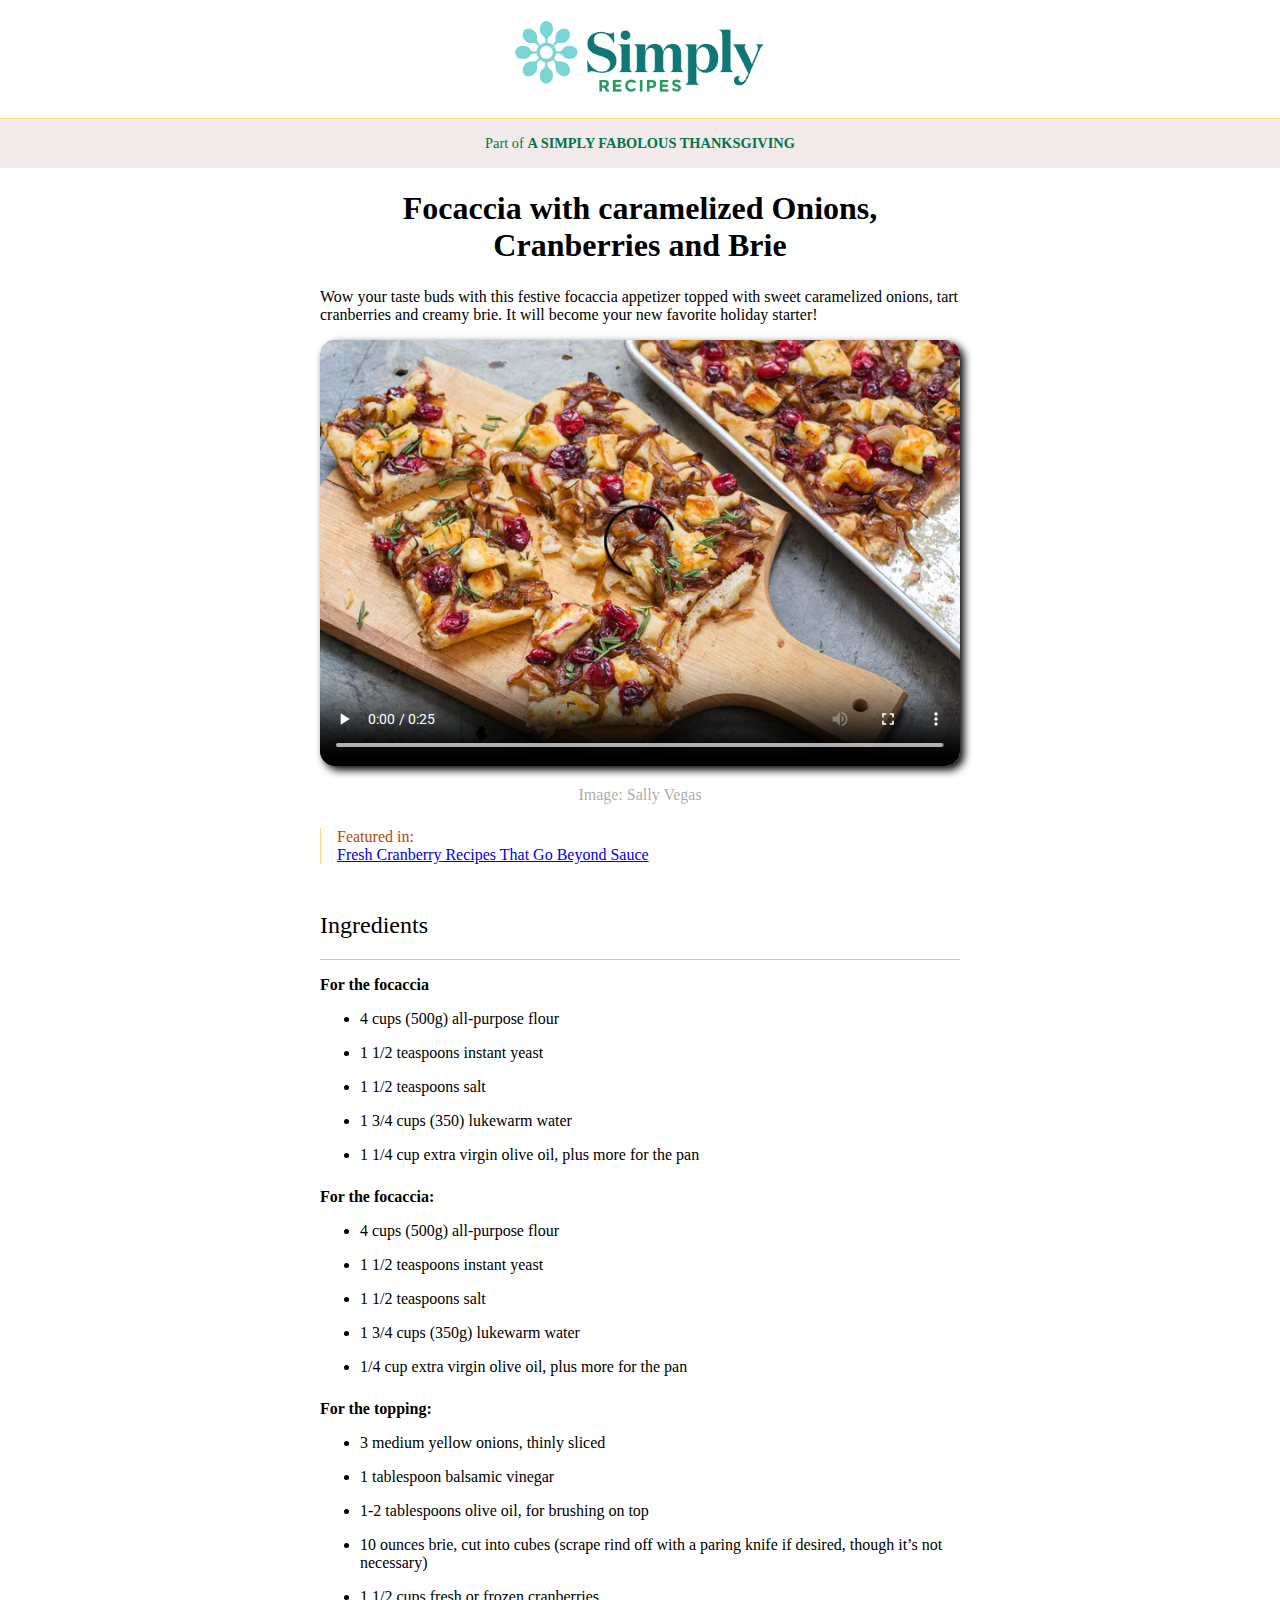
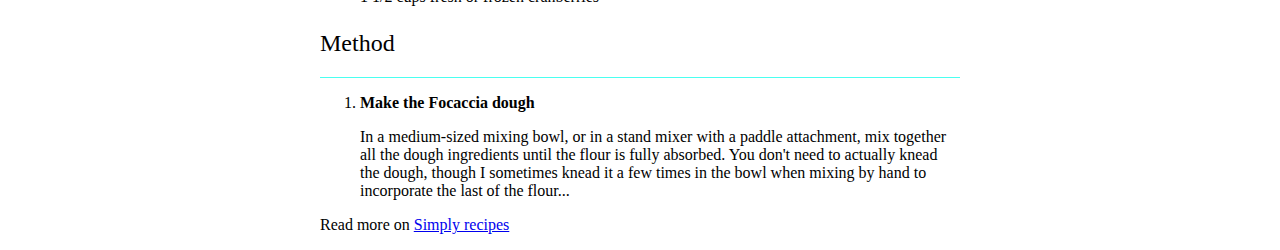
<file: Esercizi-Epicode/Unit1/Week1/Day3/index.html>
<!DOCTYPE html>
<html lang="it">

<head>
    <meta charset="UTF-8">
    <meta name="viewport" content="width=device-width, initial-scale=1.0">
    <link rel="stylesheet" href="./style.css">
    <title>Focaccia Recipe</title>
</head>

<body>
    <header>
        <img id="logo" src="./assets/Img/logo.png" />
        <nav><span> Part of  <strong>A SIMPLY FABOLOUS THANKSGIVING</strong></span>

        </nav>

    </header>
    <article class="content">
        <h1>Focaccia with caramelized Onions, Cranberries and Brie</h1>
        <p>
            Wow your taste buds with this festive focaccia appetizer topped with sweet caramelized onions, tart
            cranberries and creamy brie. It will become your new favorite holiday starter!
        </p>
        <video controls poster="./assets/Img/focaccia.png">
            <source src="./assets/Video/brotsky-bakery.mp4" type="video/mp4">

        </video>
        <span id="autore">Image: Sally Vegas</span>
        <div id="featured">
            <span>Featured in:</span>
            <a href="#">Fresh Cranberry Recipes That Go Beyond Sauce</a>
        </div>
        <section class="ingredients">
            <div class="header-section">
                <h2>
                    Ingredients
                </h2>

            </div>
            <p>For the focaccia</p>
            <ul>
                <li>4 cups (500g) all-purpose flour</li>
                <li>1 1/2 teaspoons instant yeast</li>
                <li>1 1/2 teaspoons salt</li>
                <li>1 3/4 cups (350) lukewarm water</li>
                <li>1 1/4 cup extra virgin olive oil, plus more for the pan</li>
            </ul>
            <p>For the focaccia:</p>
        <ul>
          <li>4 cups (500g) all-purpose flour</li>
          <li>1 1/2 teaspoons instant yeast</li>
          <li>1 1/2 teaspoons salt</li>
          <li>1 3/4 cups (350g) lukewarm water</li>
          <li>1/4 cup extra virgin olive oil, plus more for the pan</li>
        </ul>
        <p>For the topping:</p>
        <ul>
          <li>3 medium yellow onions, thinly sliced</li>
          <li>1 tablespoon balsamic vinegar</li>
          <li>1-2 tablespoons olive oil, for brushing on top</li>
          <li>
            10 ounces brie, cut into cubes (scrape rind off with a paring knife
            if desired, though it’s not necessary)
          </li>
          <li>1 1/2 cups fresh or frozen cranberries</li>
        </ul>
      </section>
      <section>
        <div class="header-section">
            <h2>Method</h2>
        </div>
        <ol>
            <li>
                <p>Make the Focaccia dough</p>
                <p>In a medium-sized mixing bowl, or in a stand mixer with a paddle
                    attachment, mix together all the dough ingredients until the flour
                    is fully absorbed. You don't need to actually knead the dough,
                    though I sometimes knead it a few times in the bowl when mixing by
                    hand to incorporate the last of the flour...</p>
            </li>
        </ol>
        <p>Read more on
            <a id="link" href="https://www.simplyrecipes.com/recipes/focaccia_with_caramelized_onions_cranberries_and_brie/">Simply recipes</a>
        </p>
      </section>

        

    </article>
</body>

</html>
</file>
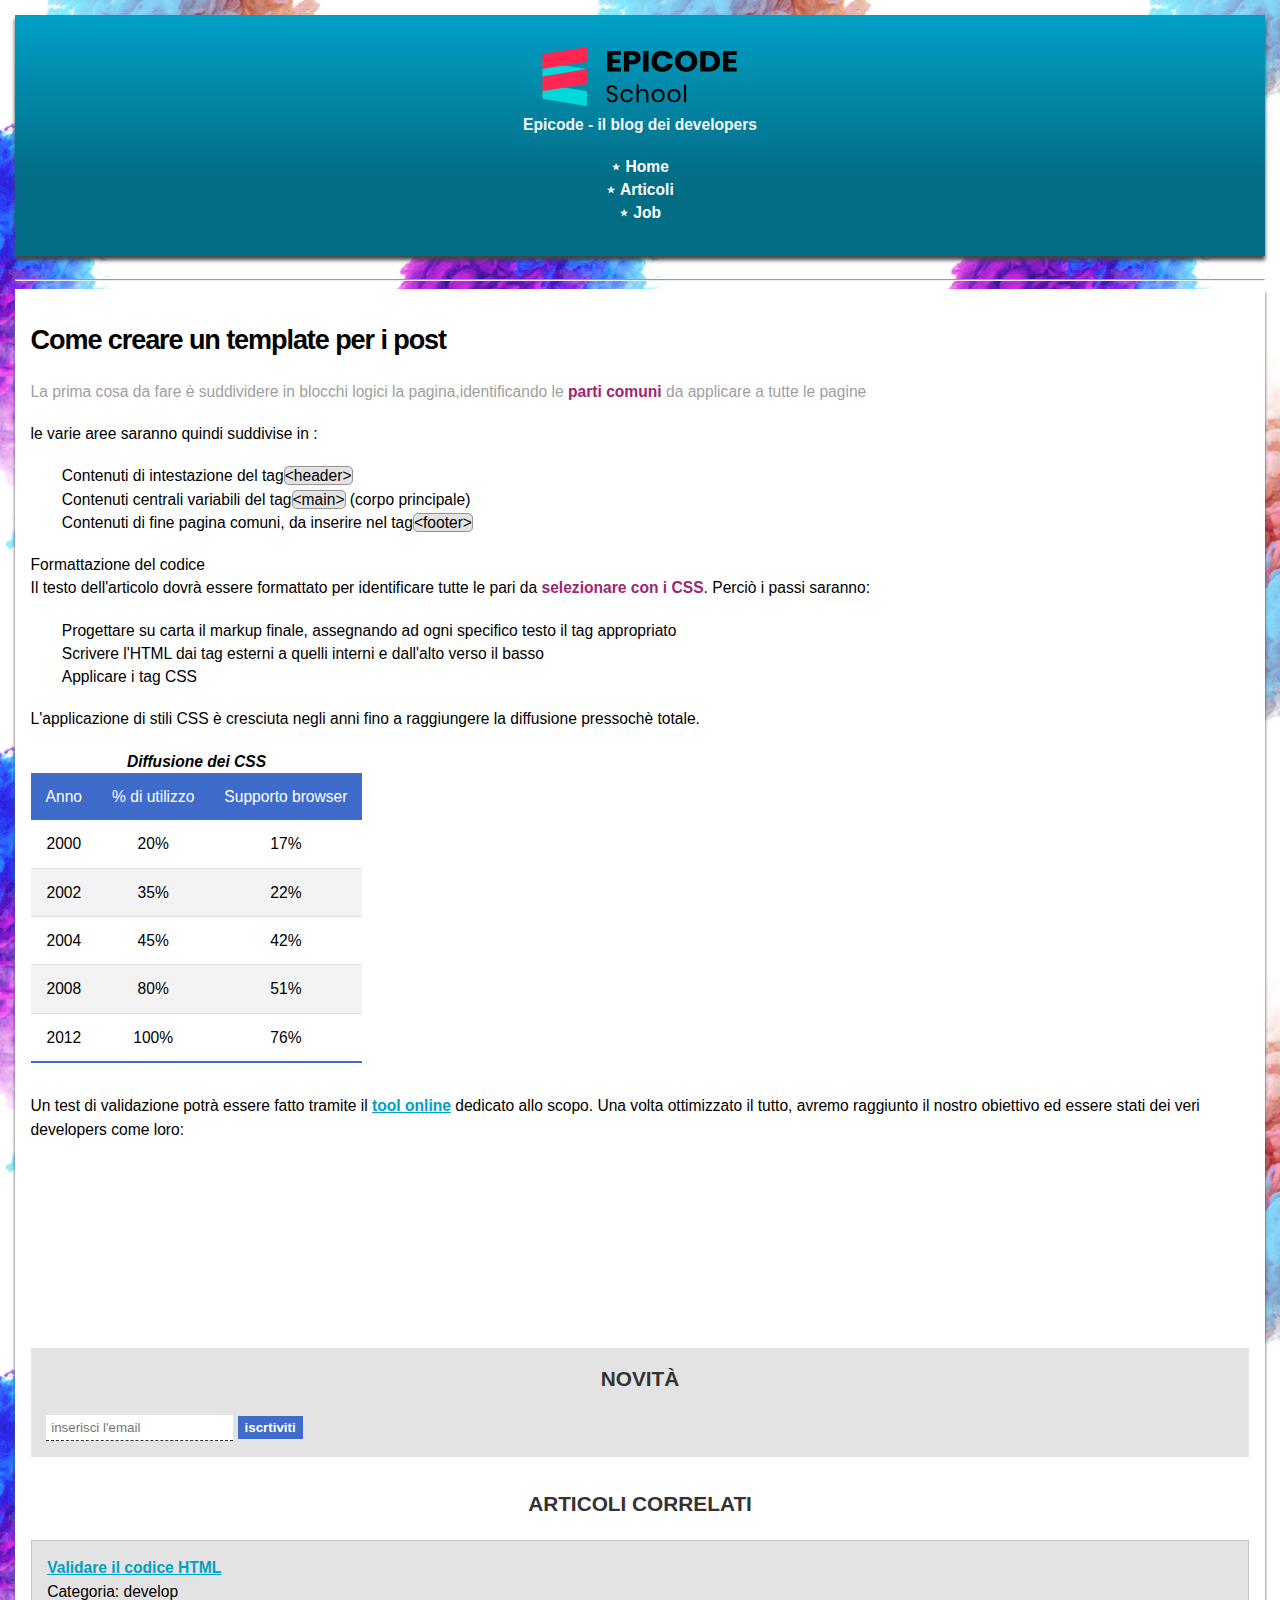
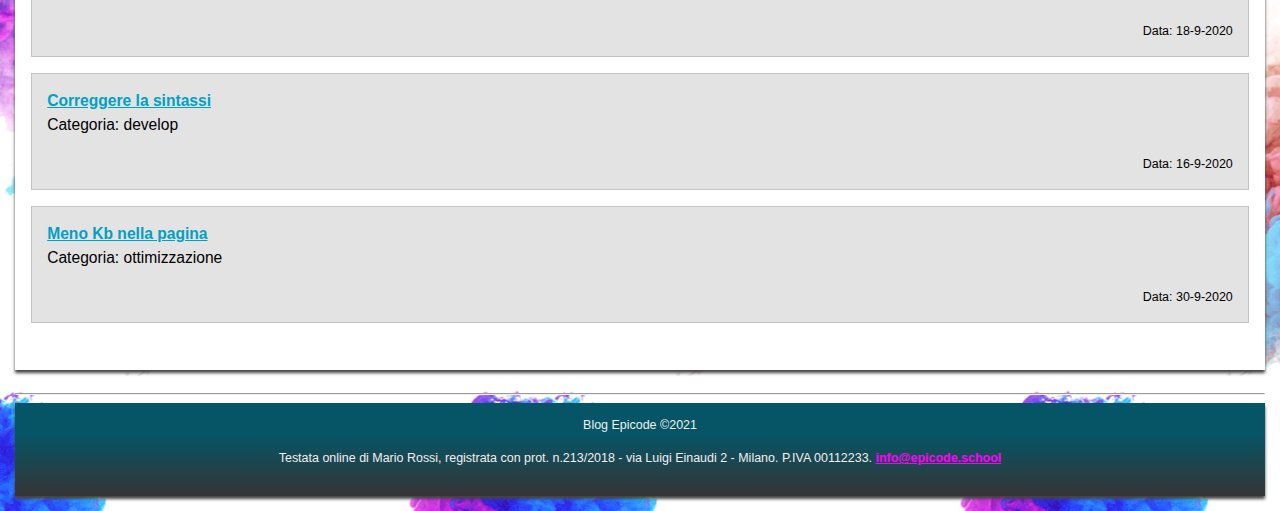
<file: Esercizi-Epicode/Unit1/Week1/Day4/index.html>
<!DOCTYPE html>
<html lang="it">
  <head>
    <meta charset="UTF-8" />
    <meta http-equiv="X-UA-Compatible" content="IE=edge" />
    <meta name="viewport" content="width=device-width, initial-scale=1.0" />
    <title>Sviluppo di una pagina web - Blog Epicode</title>
    <link href="https://fonts.googleapis.com/css2?family=Poppins&display=swap>"
    rel="stylesheet"
    />
    <link rel="font-awesome" href="./assets/css/font-awesome.css"/>
    <link rel="stylesheet" href="./assets/css/reset.css"/>
    <link rel="stylesheet" href="./assets/css/style.css"/>

  </head>

  <body>
    <header>
      <div>
        <img src="./assets/img/logo.svg"
        alt="Logo Epicode"
        width="250"
        height="60"
        />
        <p>Epicode - il blog dei developers</p>
      </div>
      <nav>
        <ul>
          <li> <a href="javascript:void(0)" title="Home Page"> Home</a> </li>
          <li>
            <a href="javascript:void(0)" title="Elenco degli articoli tecnici pubblicati">  Articoli</a>
          </li>
          <li>
            <a href="javascript:void(0)"title="Candidati inviando un tuo cv">Job</a>
          </li>
        </ul>
      </nav>
    </header>
    <hr />
    <main>
      <article>
        <h1>Come creare un template per i post</h1>
        <p>
          La prima cosa da fare è suddividere in blocchi logici la pagina,identificando le <strong> parti comuni</strong>
          da applicare a tutte le pagine
        
        </p>
        <p>le varie aree saranno quindi suddivise in :</p>
        <ul>
          <li>Contenuti di intestazione del tag<code>&lt;header&gt;</code> </li>
          <li>Contenuti centrali variabili del tag<code>&lt;main&gt;</code> (corpo principale)</li>
          <li>Contenuti di fine pagina comuni, da inserire nel tag<code>&lt;footer&gt;</code> </li>
        </ul>
        <h2>
        Formattazione del codice
        </h2>
        <p>Il testo dell'articolo dovrà essere formattato per identificare tutte le pari da <strong>selezionare con i CSS</strong>. Perciò i passi saranno:</p>
      <ol>
        <li>Progettare su carta il markup finale, assegnando ad ogni specifico testo il tag appropriato</li>
        <li>Scrivere l'HTML dai tag esterni a quelli interni e dall'alto verso il basso</li>
        <li>Applicare i tag CSS</li>
      </ol>
        <p>
          L'applicazione di stili CSS è cresciuta negli anni fino a raggiungere la diffusione pressochè totale.
        </p>
        <table>
          <caption>Diffusione dei CSS</caption>
          <thead>
            <tr>
              <th>Anno</th>
              <th>% di utilizzo</th>
              <th>Supporto browser</th>
            </tr>
          </thead>
          <tbody>
            <tr>
              <td>2000</td>
              <td>20&percnt;</td>
              <td>17&percnt;</td>
            </tr>
            <tr>
              <td>2002</td>
              <td>35&percnt;</td>
              <td>22&percnt;</td>
            </tr>
            <tr>
              <td>2004</td>
              <td>45&percnt;</td>
              <td>42&percnt;</td>
            </tr>
            <tr>
              <td>2008</td>
              <td>80&percnt;</td>
              <td>51&percnt;</td>
            </tr>
            <tr>
              <td>2012</td>
              <td>100&percnt;</td>
              <td>76&percnt;</td>
            </tr>
          </tbody>
        </table>
        <p>Un test di validazione potrà essere fatto tramite il
          <a href="https://jigsaw.w3.org/css-validator/" target="_blank" title="Validatore CSS online">tool online</a>
          dedicato allo scopo. Una volta ottimizzato il tutto, avremo raggiunto il nostro obiettivo ed essere stati dei veri developers come loro:

        </p>
        <iframe
        width="300" height="300" src="https://www.youtube.com/embed/dvOvHXruEDM" title="Youtube video player" allow="accelerometer; autoplay; clipboard-write; encrypted-media; gyroscope; picture-in-picture"
        allowfullscreen></iframe>
        <section>
        <h2>Novità</h2>
        <form method="post" action="javascript:void(0)">
        <fieldset>
          <input placeholder="inserisci l'email"
          type="email"
          name="user_email"
          id="user_email"
          required />
          <button type="submit">iscrtiviti</button>
        </fieldset>
      </form>
        </section>

      
      </article>
      <aside>
        <h2>Articoli correlati</h2>
        <div>
          <a
            href="javascript:void(0)"
            title="Passaggi guidati per validare correttamente tutto il codice sviluppato"
            >Validare il codice HTML</a
          >
          <p><i class="fas fa-tag"></i> Categoria: develop</p>
          <p><i class="fas fa-calendar-alt"></i> Data: 18-9-2020</p>
        </div>

        <div>
          <a
            href="javascript:void(0)"
            title="Passaggi guidati per controllare e correggere tutto il codice sviluppato"
            >Correggere la sintassi</a
          >
          <p><i class="fas fa-tag"></i> Categoria: develop</p>
          <p><i class="fas fa-calendar-alt"></i> Data: 16-9-2020</p>
        </div>

        <div>
          <a
            href="javascript:void(0)"
            title="Consigli ed approcci per ridurre il peso della pagina"
            >Meno Kb nella pagina</a
          >
          <p><i class="fas fa-tag"></i> Categoria: ottimizzazione</p>
          <p><i class="fas fa-calendar-alt"></i> Data: 30-9-2020</p>
        </div>
      </aside>
    </main>

    <hr />

    <footer>
      <p>Blog Epicode &copy;2021</p>
      <address>
        Testata online di Mario Rossi, registrata con prot. n.213/2018 - via
        Luigi Einaudi 2 - Milano. P.IVA 00112233.
        <a
          href="mailto:info@epicode.school"
          title="contattami per informazioni/lavoro/privacy"
          >info@epicode.school</a
        >
      </address>
    </footer>
        

      
    </main>
  </body>
</html>
</file>
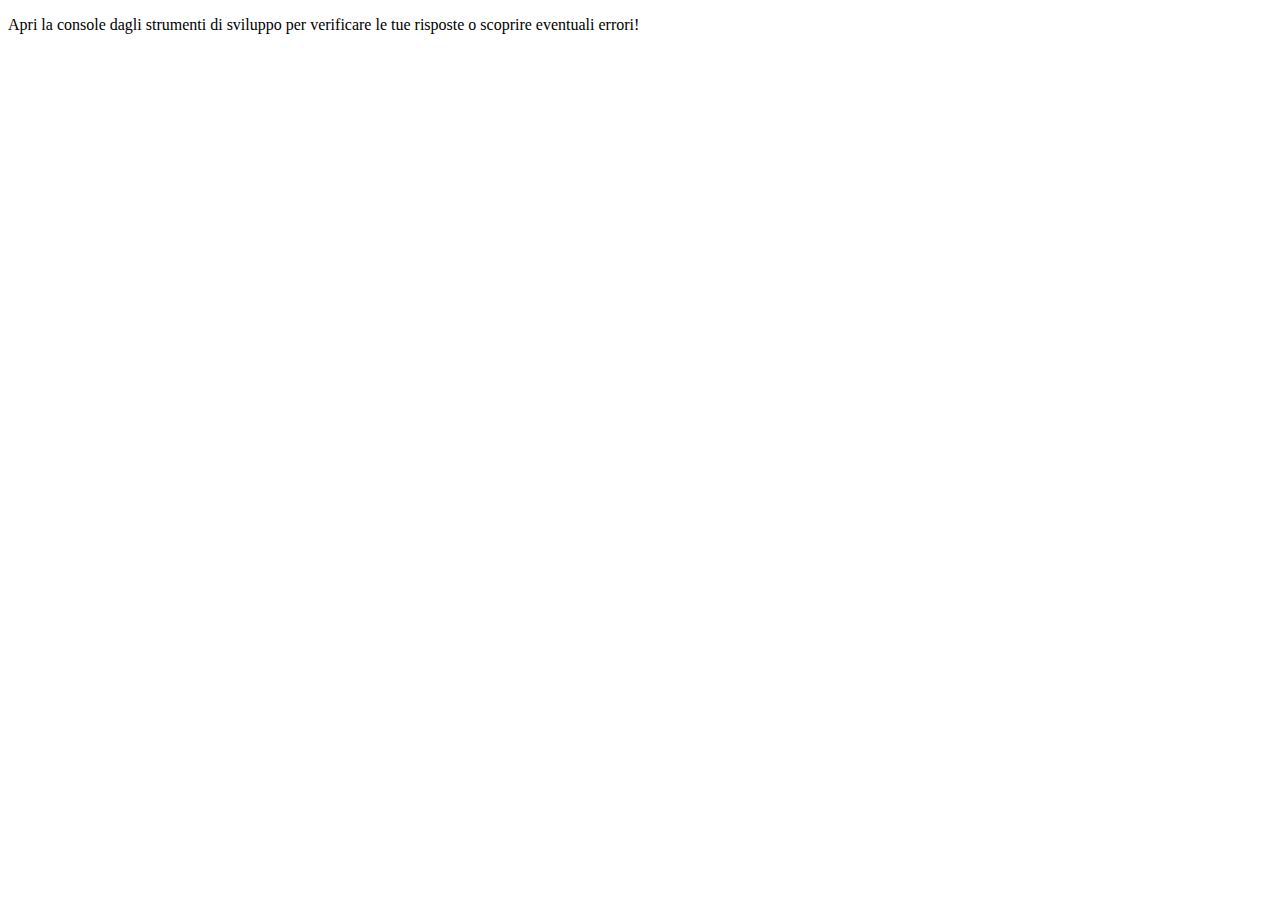
<file: Esercizi-Epicode/Unit1/Week2/Day1/index.html>
<!DOCTYPE html>
<html lang="en">
  <head>
    <meta charset="UTF-8" />
    <meta name="viewport" content="width=device-width, initial-scale=1.0" />
    <title>Esercizi JS</title>
  </head>
  <body>
    <main>
      <p>
        Apri la console dagli strumenti di sviluppo per verificare le tue
        risposte o scoprire eventuali errori!
      </p>
      <p id="showconsole"></p>
    </main>
    <script src="D1.js"></script>
  </body>
</html>
</file>
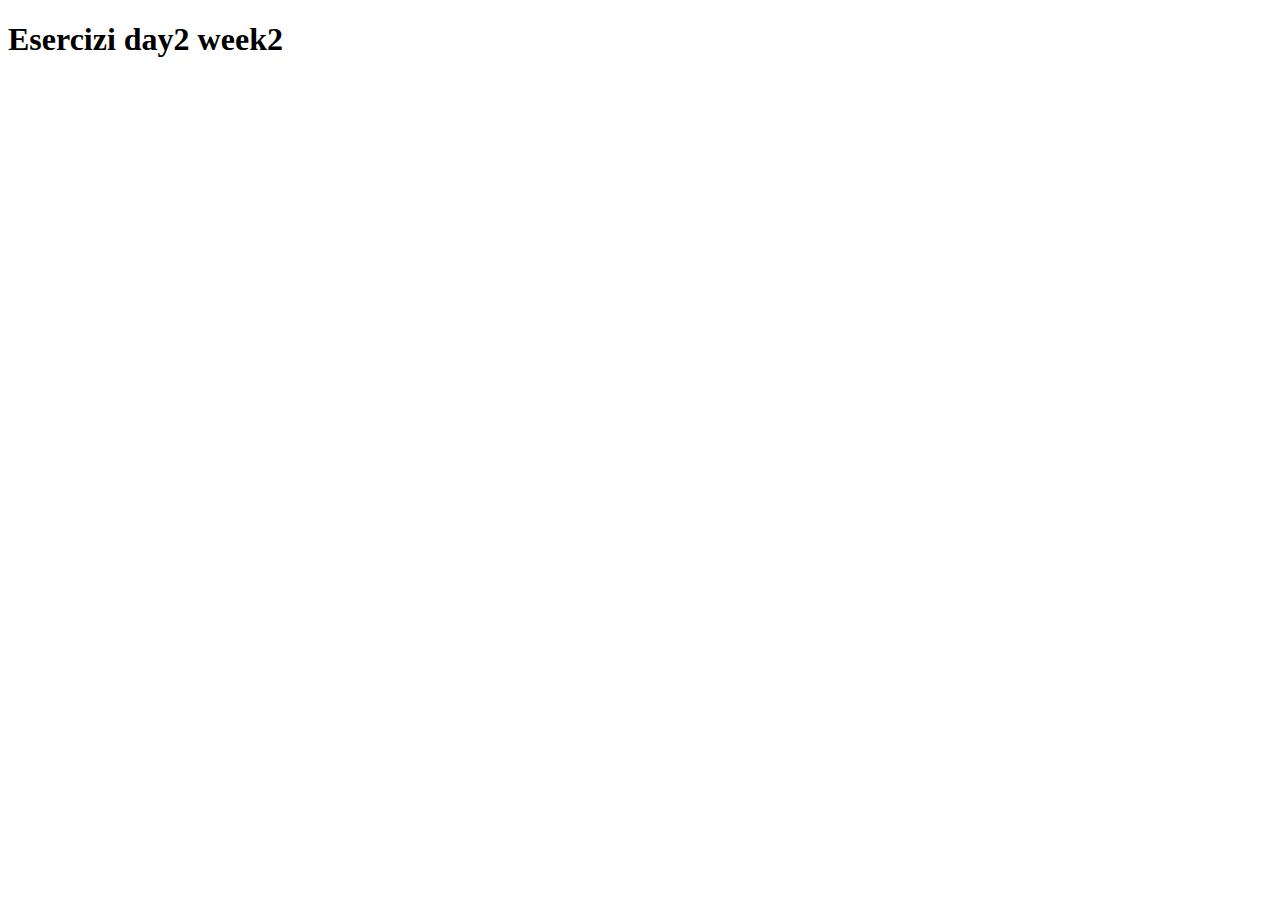
<file: Esercizi-Epicode/Unit1/Week2/Day2/index.html>
<!DOCTYPE html>
<html lang="en">
<head>
    <meta charset="UTF-8">
    <meta name="viewport" content="width=device-width, initial-scale=1.0">
    <title>Esercizi day2 week2</title>
</head>
<body>
    <h1> Esercizi day2 week2</h1>
    <script src="D2.js"></script>
</body>
</html>
</file>
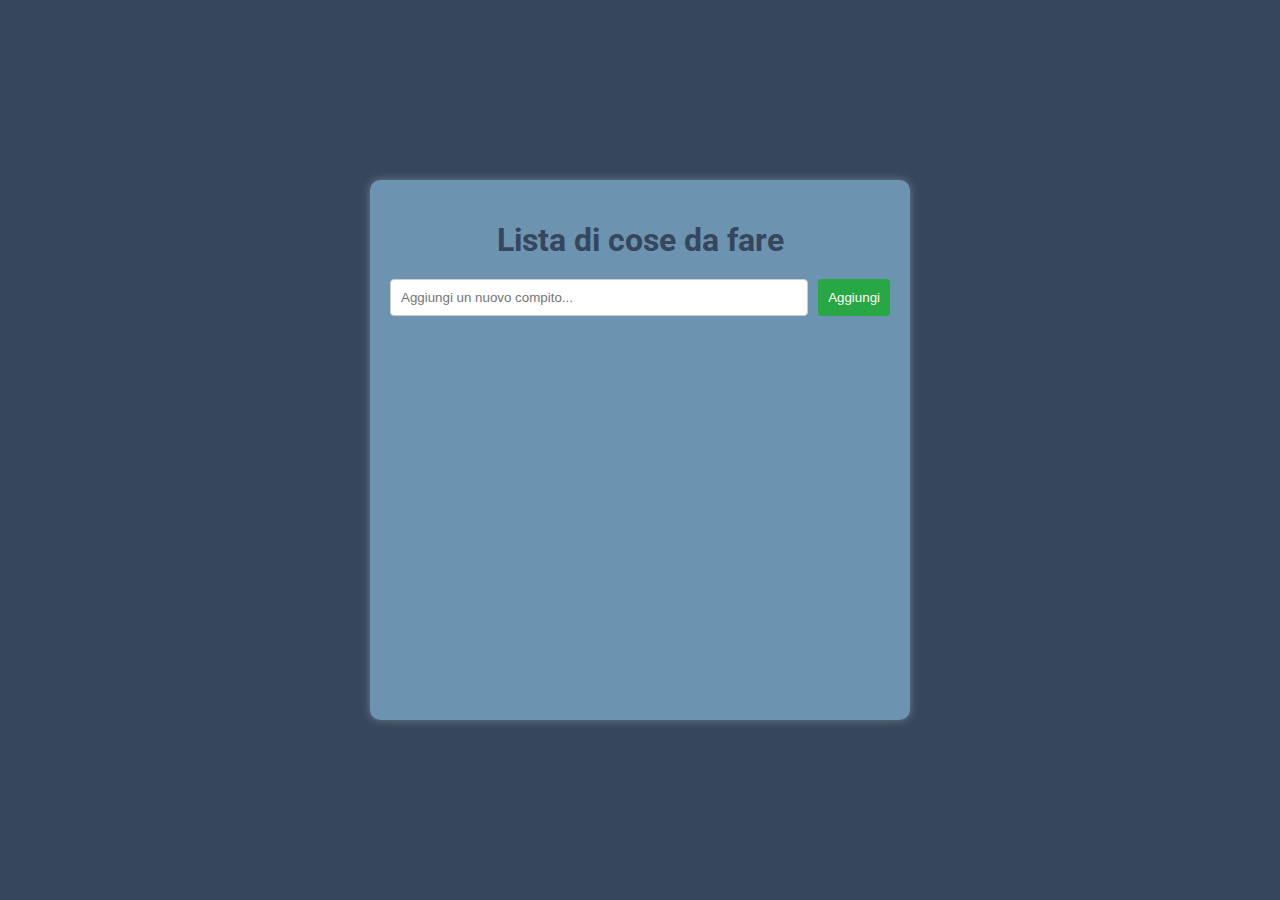
<file: Esercizi-Epicode/Unit1/Week3/Day3/index.html>
<!DOCTYPE html>
<html lang="it">
<head>
    <meta charset="UTF-8">
    <meta name="viewport" content="width=device-width, initial-scale=1.0">
    <title>To-Do List</title>
    <link rel="stylesheet" href="./assets/style.css" />
    <link rel="stylesheet" href="https://fonts.googleapis.com/css2?family=Roboto:wght@400;500;700&display=swap">
</head>
<body>
    <div class="container">
        <h1>Lista di cose da fare</h1>
        <div class="input-group">
            <input type="text" id="new-task" placeholder="Aggiungi un nuovo compito...">
            <button id="add-task-btn">Aggiungi</button>
        </div>
        <ul id="task-list"></ul>
    </div>
    <script src="./assets/script.js"></script>
</body>
</html>
</file>
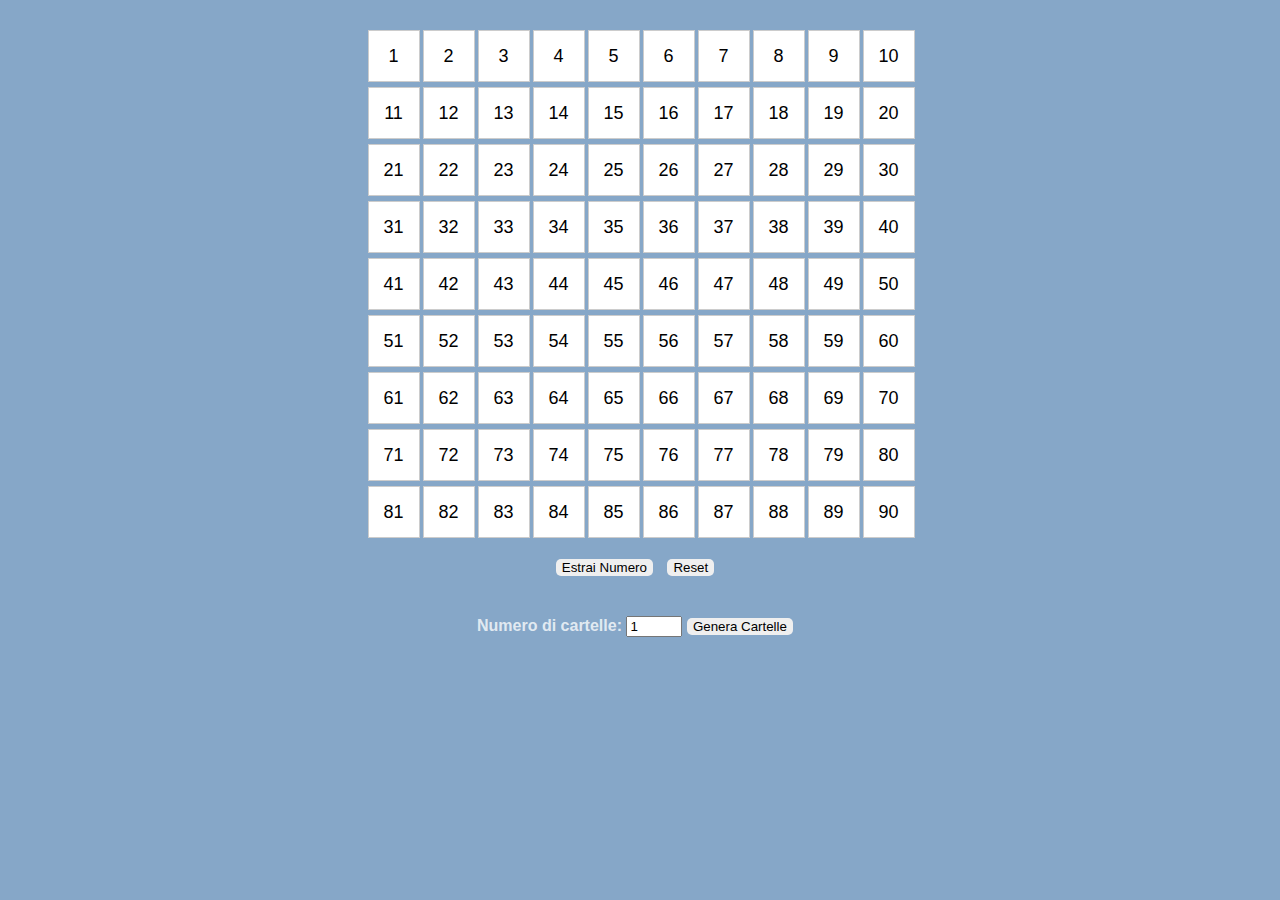
<file: Esercizi-Epicode/Unit1/Week3/Day4/index.html>
<!DOCTYPE html>
<html lang="it">
<head>
    <meta charset="UTF-8">
    <meta name="viewport" content="width=device-width, initial-scale=1.0">
    <title>Tombola</title>
    <link rel="stylesheet" href="./Assets/styles.css">
</head>
<body>
    <div class="container">
        <div id="board" class="board"></div>
        
        <div id="drawn-numbers" class="drawn-numbers"></div>
        <div class="btn-bar">
            <button id="draw-button" >Estrai Numero</button>
            <button id="reset-button" >Reset</button>
        </div>
        
        <div class="player-section">
        
            <label for="num-cards">Numero di cartelle:</label>
            <input type="number" id="num-cards" min="1" max="10" value="1">
            <button id="generate-cards-button">Genera Cartelle</button>
            <div id="player-cards" class="player-cards">
                
            </div>
        </div>
    </div>
    <script src="./Assets/script.js"></script>
</body>
</html>
</file>
<file: Esercizi-Epicode/Unit1/Week1/Day3/style.css>
@import url('https://fonts.googleapis.com/css2?family=Roboto:ital,wght@0,100;0,300;0,400;0,500;0,700;0,900;1,100;1,300;1,400;1,500;1,700;1,900&display=swap');
body {
    text-align: center;
    margin: 0;
    
}
#logo {
    width: 250px;
    margin:1.2rem 0;
}
h1 {
    text-align: center;
    margin-bottom: 1.5rem;
    

}
.content {
    width: 50%;
    text-align: left;
    margin:auto;
}
.content video {
    box-shadow: 4px 4px 8px 0px ;
    border-radius: 15px;
    width: 100%;
}
#autore {
    text-align: center;
    margin-top: 1rem;
    display: block;
    color: rgba(0, 0, 0, 0.356);

}
#featured span {
    display: block;
    color: #b5460f;
  
}
#featured {

    margin-top: 1.5rem;
    padding-left: 1rem;
    border-left: 1px solid #ffd877 ;
}
.ingredients {
    margin-top: 3rem;
}
.ingredients p,ol li p:first-of-type {font-weight: bold;}

.header-section {
    margin-bottom: auto;
    border-bottom: 1px solid rgba(47, 255, 238, 0.87);
}
ul {
    margin-bottom: 1.5rem;
}
li {
    margin-bottom: 1rem;
}
nav {
    border-top: 1px solid #ffd877;
    background-color: rgba(226, 208, 208, 0.445);
    font-size: 0.9rem;
    padding: 1rem;
    color: rgb(0, 116, 77);

}
h2 {font-weight: 80;}
</file>
<file: Esercizi-Epicode/Unit1/Week1/Day4/assets/css/style.css>
/* IMPOSTAZIONI GENERALI */
html {font-size: 65%;}
body {
    font-family: Arial, Helvetica, sans-serif;
    font-size: 1.5rem;
    line-height: 1.5;
    padding: 15px;
    background-image: url(../img/sfondo.png);
    background-position: center center;

}


/* HEADER */
header{
    background: rgb(0,160,198);
    background: linear-gradient(180deg, rgba(0,160,198,1) 0%, rgba(3,109,134,1) 68%);
    text-align: center;
    font-weight: bold;
    box-shadow: 0 4px 4px #444;
    margin-bottom: 1.5em;
    padding: 2em 1.5em;
    color: whitesmoke;
}
header div image {
    margin-bottom: 20px;
}
header nav ul {
    margin: 0;

}
header nav li {
    list-style: none;
}
header nav li a {

}
header nav li a {
    color: white;
    text-decoration: none;
}
header nav li a:hover {
    color: red;
}
header nav li a::before {
    content: "\22c6\0020";
}

/* MAIN */
main {
    background-color: #fff;
    box-shadow: 0 3px 3px #444;
    padding: 2em 1em;
    margin-bottom:1.5em ;
}
section { 
    background-color: #e3e3e3;
    padding: 1em;
    margin-bottom: 2em;
}
section h2 {
    text-align: center;
    color: #333;
    font-size: 2rem;
    font-weight: bold;
    text-transform: uppercase;
    margin-bottom: 1em;
}

/* ELEMENTI NEL MAIN - ARTICLE */
h1 {
    font-size: 2.6rem;
    font-weight: bold;
    letter-spacing: -0.04em;
    margin-bottom: 0.7em;
}
p, address, ul, ol, dl, blockquote {
    margin-bottom: 1.2em;
}
h1 + p {
    color: #a0a0a0;
}
ul, ol {
    margin-left: 2em;
}
a {
    color: #00A0C6;
    font-weight: bold;
}
strong {
    color: #a02571;
    font-weight: bold;
}
code {
    background-color: #e3e3e3;
    border: 1px solid #969494;
    border-radius: 5px;
}
iframe {
    width: 100%;
    height: auto;
    margin-bottom: 2em;
    border-radius: 20px;
}

/* TABELLE */
table {
    margin-bottom: 2em;
}
caption {
    font-weight: bold;
    font-style: italic;
}
thead tr {
    background-color: #3f6bca;
    color: #ffffff;
}
th, td {
    padding: 12px 15px;
    vertical-align: bottom;
    text-align: center;
}
tbody tr {
    border-bottom: 1px solid #dddddd;
}

tbody tr:nth-of-type(even) {
    background-color: #f3f3f3;
}

tbody tr:last-of-type {
    border-bottom: 2px solid #3f6bca;
}


/* FORM */
input {
    padding: 5px;
    border: 0;
    border-bottom: 1px dashed #333;
}
button {
    padding: 4px 7px;
    background-color: #3f6bca;
    border: 0;
    color: white;
    font-weight: bold;
}

/* ELEMENTI NELL' ASIDE */
aside h2 {
    text-align: center;
    color: #333;
    font-size: 2rem;
    font-weight: bold;
    text-transform: uppercase;
    margin-bottom: 1em;
}
aside div {
    background-color: #e3e3e3;
    border: 1px solid #c3c3c3;
    margin-bottom: 1em;
    padding: 1em;
}
aside div p:last-child {
    margin-bottom: 0;
    font-size: 0.8em;
    text-align: right;
}

/* FOOTER */
footer {
    background: rgb(53,53,53);
    background: linear-gradient(0deg, rgba(53,53,53,1) 0%, rgba(5,85,103,1) 68%);
    box-shadow: 0 3px 3px #444;
    color: #f0f0f0;
    padding: 1em;
    text-align: center;
    font-size: 1.2rem;
}
footer a {
    color: fuchsia;
}
</file>
<file: Esercizi-Epicode/Unit1/Week3/Day3/assets/style.css>
body {
    font-family: 'Roboto', sans-serif;
    background-color: #36465d;
    margin: 0;
    padding: 0;
    display: flex;
    justify-content: center;
    align-items: center;
    height: 100vh;
}

.container {
    background-color: #85b7d6af;
    padding: 20px;
    border-radius: 10px;
    box-shadow: 0 0 10px rgba(216, 208, 208, 0.382);
    width: 500px;
    height: 500px;
    text-align: center;
    overflow: hidden;
    max-width: 100%;
    max-height: 80vh;

}
.container:hover {
    overflow-y: auto;
}

.container::-webkit-scrollbar {
    display: none;
}

h1 {
    margin-bottom: 20px;
    color: #36465d;
    
}

.input-group {
    display: flex;
    justify-content: space-between;
}

#new-task {
    flex: 1;
    padding: 10px;
    border: 1px solid #ccc;
    border-radius: 4px;
    margin-right: 10px;
}

#add-task-btn {
    padding: 10px;
    background-color: #28a745;
    color: #fff;
    border: none;
    border-radius: 4px;
    cursor: pointer;
}

#add-task-btn:hover {
    background-color: #218838;
}

#task-list {
    list-style-type: none;
    padding: 0;
    margin-top: 20px;
    
}

.task {
    display: flex;
    justify-content: space-between;
    align-items: center;
    padding: 10px;
    border: 1px solid #ccc;
    border-radius: 4px;
    margin-bottom: 10px;
    background-color: #85b7d66c;
}
.task-content {
    flex: 1;
    padding: 10px;
    border: 1px solid #ccc;
    border-radius: 4px;
    background-color: #fff;
    margin-right: 10px;
}

.task button {
    background-color: #dc3545;
    color: #fff;
    border: none;
    border-radius: 4px;
    cursor: pointer;
    height: 45px;
    
    
    
}

.task button:hover {
    background-color: #c82333;
    height: 35px;
}
</file>
<file: Esercizi-Epicode/Unit1/Week3/Day4/Assets/styles.css>
body {
    font-family: Arial, sans-serif;
    display: flex;
    flex-direction: column;
    align-items: center;
    background-color: #5684b2b6;
    margin: 0;
    padding: 30px;
}

.container {
    text-align: center;
    position: absolute;
}

.board {
    display: grid;
    grid-template-columns: repeat(10, 50px);
    grid-gap: 5px;
    margin-bottom: 20px;
}
button {
    border: none;
    cursor: pointer;
    border-radius: 5px;
    margin-right: 10px;


}
button:hover {
    background-color: #4b4eb6b6;
}

.cell {
    width: 50px;
    height: 50px;
    display: flex;
    justify-content: center;
    align-items: center;
    border: 1px solid #ccc;
    background-color: #fff;
    font-size: 18px;
}

.cell.highlight {
    background-color: rgba(126, 230, 85, 0.804);
}


.drawn-numbers {
    margin-top: 400px;
    margin-bottom: 20px;
    font-size: 18px;
    justify-content: center;
    font-weight: bold;
     color: rgba(255, 255, 255, 0.778);
     position: absolute;
}

.player-section {
margin-top: 40px;

margin-bottom: 40;    
text-align: center;
    
}

.player-cards {
    margin-top: 20px;
    display: flex;
    justify-content: center;
    flex-wrap: wrap;
    margin-top: 20px;
    
}

.card {
    border: 2px solid #ccc;
    padding: 10px;
    background-color: #fff;
    display: grid;
    grid-template-columns: repeat(5, 40px);
    grid-gap: 5px;
    margin: 5px;
}
.card .cell {
    width: 40px;
    height: 40px;
    margin: 2px;
}

#num-card:focus {
    border-color: blue;

}
label[for="num-cards"] {
    font-weight: bold;
     color: rgba(255, 255, 255, 0.778);
     display: inline;

}
</file>
